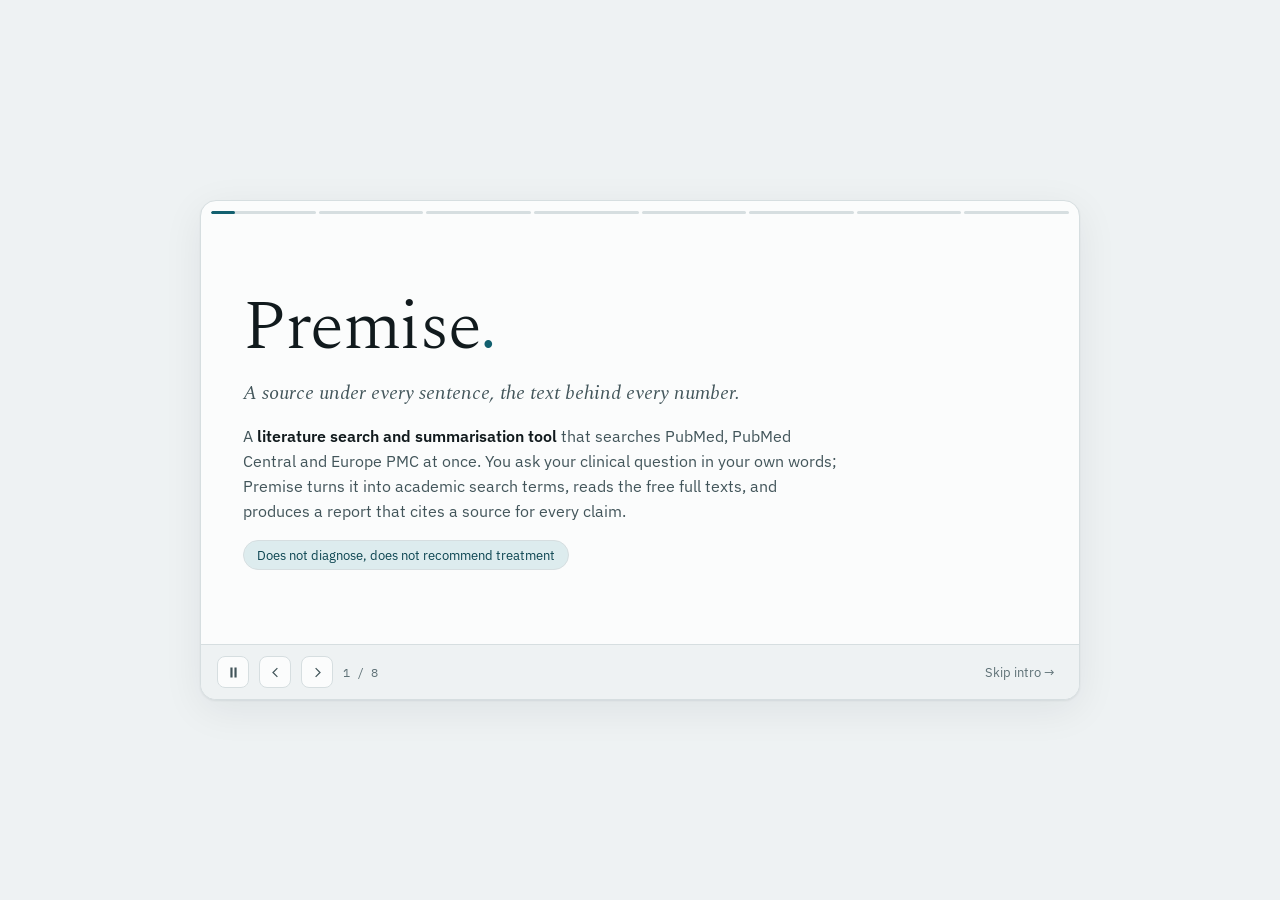
<file: web/intro.html>
<!doctype html>
<html lang="en">
<head>
<meta charset="utf-8">
<meta name="viewport" content="width=device-width, initial-scale=1">
<title>Premise | How it works</title>
<meta name="description" content="How Premise works: from a clinical question to a cited, evidence-graded summary of the published literature.">
<link rel="canonical" href="__APP_URL__/tanitim">
<meta property="og:type" content="website">
<meta property="og:site_name" content="Premise">
<meta property="og:title" content="Premise | How it works">
<meta property="og:description" content="How Premise works: from a clinical question to a cited, evidence-graded summary of the published literature.">
<meta property="og:url" content="__APP_URL__/tanitim">
<meta property="og:image" content="__APP_URL__/static/img/og-image.png">
<meta property="og:image:width" content="1200">
<meta property="og:image:height" content="630">
<meta property="og:image:alt" content="Premise: evidence-based literature assistant">
<meta name="twitter:card" content="summary_large_image">
<link rel="icon" href="/static/img/favicon.ico" sizes="any">
<link rel="icon" type="image/png" href="/static/img/logo.png" sizes="512x512">
<link rel="apple-touch-icon" href="/static/img/apple-touch-icon.png">
<link rel="stylesheet" href="https://fonts.googleapis.com/css2?family=Spectral:ital,wght@0,300;0,400;0,600;1,400&family=IBM+Plex+Sans:wght@400;500;600&family=IBM+Plex+Mono:wght@400;500&display=swap">
<style>
  :root{
    --bg:#EEF2F3; --paper:#FBFCFC; --ink:#111A1D; --ink-soft:#42555A; --ink-faint:#5E7176;
    --line:#D6DEE0; --line-soft:#E6ECED;
    --brand:#12606F; --brand-deep:#0B4450; --brand-tint:#DDECEE;
    --ok:#2B6E52; --ok-tint:#DDEDE4; --no:#9A3A2E; --no-tint:#F4E1DD;
    --shadow:0 1px 2px rgba(10,35,40,.07), 0 10px 40px rgba(10,35,40,.07);
  }
  @media (prefers-color-scheme: dark){
    :root:not([data-theme="light"]){
      --bg:#0C1113; --paper:#121A1D; --ink:#E6EDEE; --ink-soft:#A3B4B8; --ink-faint:#879A9E;
      --line:#243034; --line-soft:#1B2427;
      --brand:#5FC0D0; --brand-deep:#8FD8E4; --brand-tint:#15292E;
      --ok:#6FBF97; --ok-tint:#152620; --no:#D98878; --no-tint:#2A1815;
      --shadow:0 1px 2px rgba(0,0,0,.4), 0 12px 44px rgba(0,0,0,.45);
    }
  }
  :root[data-theme="dark"]{
    --bg:#0C1113; --paper:#121A1D; --ink:#E6EDEE; --ink-soft:#A3B4B8; --ink-faint:#879A9E;
    --line:#243034; --line-soft:#1B2427;
    --brand:#5FC0D0; --brand-deep:#8FD8E4; --brand-tint:#15292E;
    --ok:#6FBF97; --ok-tint:#152620; --no:#D98878; --no-tint:#2A1815;
    --shadow:0 1px 2px rgba(0,0,0,.4), 0 12px 44px rgba(0,0,0,.45);
  }

  *{ box-sizing:border-box; }
  body{
    margin:0; background:var(--bg); color:var(--ink);
    font-family:"IBM Plex Sans", -apple-system, sans-serif; font-size:14px;
    min-height:100vh; display:flex; align-items:center; justify-content:center; padding:20px;
  }
  img{ max-width:100%; }
  [hidden]{ display:none !important; }
  .mono{ font-family:"IBM Plex Mono", ui-monospace, monospace; font-variant-numeric:tabular-nums; }

  .frame{
    width:100%; max-width:880px; background:var(--paper); border:1px solid var(--line);
    border-radius:16px; box-shadow:var(--shadow); display:flex; flex-direction:column; overflow:hidden;
  }
  .segments{ display:flex; gap:3px; padding:10px 10px 0; }
  .seg{ flex:1; height:3px; background:var(--line); border-radius:2px; overflow:hidden; }
  .seg i{ display:block; height:100%; width:0; background:var(--brand); border-radius:2px; }
  .seg.done i{ width:100%; }

  .stage{ position:relative; min-height:430px; padding:34px 42px 30px; }
  @media (max-width:640px){ .stage{ padding:26px 22px 22px; min-height:470px; } }
  .scene{
    position:absolute; inset:34px 42px 30px;
    display:flex; flex-direction:column; justify-content:center; gap:16px;
    opacity:0; visibility:hidden;
  }
  @media (max-width:640px){ .scene{ inset:26px 22px 22px; } }
  .scene.on{ opacity:1; visibility:visible; animation:rise .5s ease both; }
  @keyframes rise{ from{ opacity:0; transform:translateY(8px);} to{ opacity:1; transform:none;} }
  @media (prefers-reduced-motion:reduce){ .scene.on{ animation:none; } }

  .eyebrow{
    font-family:"IBM Plex Mono", monospace; font-size:11px; letter-spacing:.1em;
    text-transform:uppercase; color:var(--brand); display:flex; align-items:center; gap:9px;
  }
  .eyebrow::before{ content:""; width:20px; height:1px; background:var(--brand); flex:none; }
  h2{
    font-family:"Spectral", Georgia, serif; font-weight:600; font-size:31px;
    line-height:1.2; margin:0; text-wrap:balance; color:var(--ink);
  }
  @media (max-width:640px){ h2{ font-size:25px; } }
  .lede{ color:var(--ink-soft); font-size:15.5px; line-height:1.62; max-width:60ch; margin:0; }
  .lede b{ color:var(--ink); font-weight:600; }

  .brandmark{ font-family:"Spectral", serif; font-weight:300; font-size:70px; line-height:1; letter-spacing:-.02em; }
  @media (max-width:640px){ .brandmark{ font-size:52px; } }
  .brandmark .dot{ color:var(--brand); }
  .brandline{ font-family:"Spectral", serif; font-style:italic; font-size:20px; color:var(--ink-soft); margin:0; }
  .stamp{
    display:inline-flex; align-items:center; gap:8px; align-self:flex-start;
    border:1px solid var(--line); background:var(--brand-tint); color:var(--brand-deep);
    border-radius:999px; padding:6px 13px; font-size:12.5px;
  }

  .chips{ display:flex; flex-wrap:wrap; gap:7px; }
  .chip{ border:1px solid var(--line); background:var(--bg); color:var(--ink-soft); border-radius:7px; padding:5px 11px; font-size:12.5px; }
  .chip.lit{ border-color:var(--brand); color:var(--brand-deep); background:var(--brand-tint); }

  .xform{ display:flex; flex-direction:column; gap:9px; }
  .xrow{ border:1px solid var(--line); background:var(--bg); border-radius:9px; padding:11px 14px; }
  .xlabel{ font-size:10.5px; letter-spacing:.08em; text-transform:uppercase; color:var(--ink-faint); margin-bottom:5px; }
  .xval{ font-size:13.5px; color:var(--ink); line-height:1.5; }
  .xval.code{ font-family:"IBM Plex Mono", monospace; font-size:12px; color:var(--brand-deep); }
  .xarrow{ text-align:center; color:var(--ink-faint); font-size:13px; line-height:1; }

  .tblwrap{ overflow-x:auto; border:1px solid var(--line); border-radius:10px; }
  table{ width:100%; border-collapse:collapse; font-size:13px; min-width:430px; }
  th{
    text-align:left; font-family:"IBM Plex Mono", monospace; font-weight:500; font-size:10px;
    letter-spacing:.05em; text-transform:uppercase; color:var(--ink-faint);
    background:var(--line-soft); padding:8px 13px; white-space:nowrap;
  }
  td{ padding:9px 13px; border-top:1px solid var(--line-soft); color:var(--ink-soft); white-space:nowrap; }
  td:first-child{ color:var(--ink); }
  tr.kept td{ background:var(--ok-tint); }
  tr.dropped td{ background:var(--no-tint); color:var(--no); text-decoration:line-through; text-decoration-thickness:1px; }
  tr.dropped td.tag{ text-decoration:none; }
  .tag{ font-family:"IBM Plex Mono", monospace; font-size:10.5px; }
  .tag.y{ color:var(--ok); } .tag.n{ color:var(--no); }

  .claim{ border:1px solid var(--line); background:var(--bg); padding:12px 15px; border-radius:9px; font-size:14px; line-height:1.6; color:var(--ink); }
  .cite{ font-family:"IBM Plex Mono", monospace; font-size:11.5px; color:var(--brand-deep); }
  .passage{ border:1px dashed var(--line); border-radius:9px; padding:12px 15px; font-size:13px; line-height:1.65; color:var(--ink-soft); background:var(--bg); }
  .passage mark{ background:var(--brand-tint); color:var(--brand-deep); padding:0 3px; border-radius:3px; }

  .limits{ display:flex; flex-direction:column; gap:9px; }
  .limit{ display:flex; gap:11px; align-items:flex-start; font-size:13.5px; color:var(--ink-soft); line-height:1.55; }
  .limit .x{
    flex:none; width:17px; height:17px; border-radius:50%; margin-top:2px;
    background:var(--no-tint); color:var(--no);
    display:flex; align-items:center; justify-content:center; font-size:11px;
  }

  .fmts{ display:flex; flex-wrap:wrap; gap:7px; }
  .fmt{ font-family:"IBM Plex Mono", monospace; font-size:11.5px; border:1px solid var(--line); border-radius:6px; padding:5px 10px; color:var(--ink-soft); background:var(--bg); }

  .cta{
    align-self:flex-start; margin-top:4px; background:var(--brand); color:#fff; border:none;
    font-family:"IBM Plex Sans", sans-serif; font-size:14.5px; font-weight:500;
    padding:11px 22px; border-radius:9px; cursor:pointer; text-decoration:none;
  }
  .cta:hover{ background:var(--brand-deep); }
  .cta:focus-visible{ outline:2px solid var(--ink); outline-offset:3px; }

  .bar{ border-top:1px solid var(--line); background:var(--bg); display:flex; align-items:center; gap:10px; padding:11px 16px; }
  .ibtn{
    width:32px; height:32px; border-radius:8px; flex:none; border:1px solid var(--line);
    background:var(--paper); color:var(--ink-soft);
    display:flex; align-items:center; justify-content:center; cursor:pointer;
  }
  .ibtn:hover{ color:var(--ink); border-color:var(--ink-faint); }
  .ibtn:focus-visible{ outline:2px solid var(--brand); outline-offset:2px; }
  .counter{ font-family:"IBM Plex Mono", monospace; font-size:11.5px; color:var(--ink-faint); }
  .spacer{ flex:1; }
  .skip{
    background:none; border:none; cursor:pointer; color:var(--ink-faint);
    font-family:"IBM Plex Sans", sans-serif; font-size:13px; padding:6px 8px;
    border-radius:6px; text-decoration:none;
  }
  .skip:hover{ color:var(--ink); }
</style>
</head>
<body>

<div class="frame">
  <div class="segments" id="segments"></div>
  <div class="stage">

    <section class="scene on">
      <div class="brandmark">Premise<span class="dot">.</span></div>
      <p class="brandline">A source under every sentence, the text behind every number.</p>
      <p class="lede">A <b>literature search and summarisation tool</b> that searches PubMed, PubMed Central and Europe PMC at once. You ask your clinical question in your own words; Premise turns it into academic search terms, reads the free full texts, and produces a report that cites a source for every claim.</p>
      <span class="stamp">Does not diagnose, does not recommend treatment</span>
    </section>

    <section class="scene">
      <div class="eyebrow">01 · Question</div>
      <h2>Ask in your own words,<br>we translate it to an academic query</h2>
      <div class="xform">
        <div class="xrow">
          <div class="xlabel">Your question</div>
          <div class="xval">Are DOACs safer than warfarin in elderly patients with atrial fibrillation?</div>
        </div>
        <div class="xarrow">↓</div>
        <div class="xrow">
          <div class="xlabel">PubMed query with MeSH terms</div>
          <div class="xval code">("Atrial Fibrillation"[Mesh] AND "Anticoagulants"[Mesh] AND "Aged"[Mesh])</div>
        </div>
      </div>
      <p class="lede">You choose the report language: English, Türkçe, Deutsch, Français, Español.</p>
    </section>

    <section class="scene">
      <div class="eyebrow">02 · Search</div>
      <h2>Three query variants,<br>five sources, in one pass</h2>
      <div class="chips">
        <span class="chip lit">PubMed</span>
        <span class="chip lit">PubMed Central</span>
        <span class="chip lit">Europe PMC</span>
        <span class="chip">OpenAlex · citation count</span>
        <span class="chip">Unpaywall · free PDF</span>
        <span class="chip">StatPearls</span>
        <span class="chip">Cochrane</span>
        <span class="chip">Guidelines</span>
      </div>
      <p class="lede">Duplicate copies of the same article arriving via DOI, PMID and PMCID are merged into a single record. Results are ranked by <b>recency, level of evidence, citation count and accessibility</b>. Records with no abstract are dropped.</p>
    </section>

    <section class="scene">
      <div class="eyebrow">03 · Full text</div>
      <h2>Built on the whole article,<br>not just the abstract</h2>
      <p class="lede">The <b>open-access full text</b> of the highest-quality articles is downloaded from PubMed Central, split into sections, and the synthesis is built on top of it. Where most tools only read the abstract, Premise reads the results section too.</p>
      <div class="chips">
        <span class="chip">Short Answer</span>
        <span class="chip">Evidence Summary</span>
        <span class="chip">Disputed and Missing</span>
      </div>
      <p class="lede">Every factual sentence in the report carries its source as <span class="cite">[PMID: 29127180]</span>. If a PMID appears that isn't in the result set, the report flags it as <b>unverified</b>.</p>
    </section>

    <section class="scene">
      <div class="eyebrow">04 · Verification</div>
      <h2>If a figure isn't in the source text,<br>it doesn't enter the report either</h2>
      <p class="lede">Effect size, confidence interval, sample size and p value are extracted from each article. Then each one is <b>searched for verbatim in the source text</b>. A finding that can't be found is quietly dropped.</p>
      <div class="tblwrap">
        <table>
          <thead><tr><th>Outcome</th><th>Measure</th><th>95% CI</th><th>Status</th></tr></thead>
          <tbody>
            <tr class="kept"><td>cardiovascular death</td><td class="mono">HR 0.86</td><td class="mono">0.79 – 0.93</td><td class="tag y">✓ found in text</td></tr>
            <tr class="kept"><td>heart failure hospitalisation</td><td class="mono">HR 0.71</td><td class="mono">0.67 – 0.77</td><td class="tag y">✓ found in text</td></tr>
            <tr class="dropped"><td>renal outcome</td><td class="mono">HR 0.64</td><td class="mono">0.51 – 0.80</td><td class="tag n">✕ dropped</td></tr>
          </tbody>
        </table>
      </div>
      <p class="lede">Sign errors are corrected too: <span class="mono">MD 136.03</span> and <span class="mono">MD −136.03</span> are opposite results. For ratio measures a negative confidence-interval bound is rejected, and reversed bounds are corrected.</p>
    </section>

    <section class="scene">
      <div class="eyebrow">05 · See the source</div>
      <h2>Open the paragraph<br>behind every sentence</h2>
      <div class="claim">SGLT2 inhibitors significantly reduced heart failure hospitalisations <span class="cite">[PMID: 32865377]</span>.</div>
      <div class="passage">…hospitalization for heart failure occurred in <mark>9.1%</mark> of patients in the treatment group versus <mark>12.4%</mark> in the placebo group <mark>(HR 0.71; 95% CI, 0.67 to 0.77)</mark>…</div>
      <p class="lede">Matching runs entirely in the browser, no extra model call is made. Shared numbers are weighted four times as heavily; an effect size is nearly unique. If no paragraph matches closely enough, the panel <b>says so honestly</b> instead of making up a source.</p>
    </section>

    <section class="scene">
      <div class="eyebrow">06 · Limits</div>
      <h2>What Premise doesn't do</h2>
      <p class="lede">You can't trust a tool without knowing what it can't do. Nothing here is hidden:</p>
      <div class="limits">
        <div class="limit"><span class="x">✕</span><div><b>Not clinical decision support.</b> The generated synthesis must not be used in a clinical decision without verifying it against the source articles.</div></div>
        <div class="limit"><span class="x">✕</span><div><b>Full text only where open access.</b> Reading is limited to the PubMed Central open-access collection.</div></div>
        <div class="limit"><span class="x">✕</span><div><b>Subscription content is never downloaded.</b> UpToDate and paywalled journals are not copied; only a link you can open with your own institutional access is generated.</div></div>
        <div class="limit"><span class="x">✕</span><div><b>Records without an abstract aren't considered.</b> Only articles that have an abstract are taken into account.</div></div>
      </div>
    </section>

    <section class="scene">
      <div class="eyebrow">07 · Output</div>
      <h2>Take the report<br>into the tool you already use</h2>
      <div class="fmts">
        <span class="fmt">PDF</span><span class="fmt">Word</span><span class="fmt">Markdown</span>
        <span class="fmt">RIS</span><span class="fmt">BibTeX</span><span class="fmt">CSV</span>
      </div>
      <p class="lede">The RIS file imports directly into <b>Zotero, Mendeley and EndNote</b>. The PDF output keeps the numeric findings tables and clickable PMID / DOI links.</p>
      <p class="lede">Asking the same question with the same settings again returns the stored result, <b>free and instant</b>. The result is always labelled as reused from an earlier search, with a button next to it to run the search fresh.</p>
      <a class="cta" href="/giris">Create account</a>
    </section>

  </div>

  <div class="bar">
    <button class="ibtn" id="play" aria-label="Pause or play" title="Pause / play">
      <svg id="playicon" viewBox="0 0 24 24" width="15" height="15" fill="currentColor"><path d="M7 4h3.5v16H7zM13.5 4H17v16h-3.5z"/></svg>
    </button>
    <button class="ibtn" id="prev" aria-label="Previous" title="Previous">
      <svg viewBox="0 0 24 24" width="15" height="15" fill="none" stroke="currentColor" stroke-width="2"><path d="M15 5 8 12l7 7"/></svg>
    </button>
    <button class="ibtn" id="next" aria-label="Next" title="Next">
      <svg viewBox="0 0 24 24" width="15" height="15" fill="none" stroke="currentColor" stroke-width="2"><path d="m9 5 7 7-7 7"/></svg>
    </button>
    <span class="counter" id="counter">1 / 8</span>
    <span class="spacer"></span>
    <a class="skip" href="/giris">Skip intro →</a>
  </div>
</div>

<script>
(function(){
  const scenes   = Array.from(document.querySelectorAll('.scene'));
  const segments = document.getElementById('segments');
  const counter  = document.getElementById('counter');
  const playBtn  = document.getElementById('play');
  const playIcon = document.getElementById('playicon');

  const DUR = [7000, 9000, 9500, 11000, 13000, 11000, 12000, 12000];
  const reduced = window.matchMedia('(prefers-reduced-motion: reduce)').matches;

  const ICON_PAUSE = '<path d="M7 4h3.5v16H7zM13.5 4H17v16h-3.5z"/>';
  const ICON_PLAY  = '<path d="M8 5v14l11-7z"/>';

  let i = 0, playing = !reduced, t0 = 0, raf = null, elapsed = 0;

  const bars = scenes.map(() => {
    const s = document.createElement('div');
    s.className = 'seg';
    s.appendChild(document.createElement('i'));
    segments.appendChild(s);
    return s;
  });

  function render(){
    scenes.forEach((s, n) => s.classList.toggle('on', n === i));
    bars.forEach((b, n) => {
      b.classList.toggle('done', n < i);
      if (n > i) b.firstChild.style.width = '0';
    });
    counter.textContent = (i + 1) + ' / ' + scenes.length;
  }

  function tick(ts){
    if (!t0) t0 = ts;
    const p = Math.min((elapsed + ts - t0) / DUR[i], 1);
    bars[i].firstChild.style.width = (p * 100) + '%';
    if (p >= 1){ go(i + 1); return; }
    raf = requestAnimationFrame(tick);
  }

  function start(){
    cancelAnimationFrame(raf);
    t0 = 0;
    if (playing && i < scenes.length) raf = requestAnimationFrame(tick);
  }

  function go(n){
    cancelAnimationFrame(raf);
    elapsed = 0;
    if (n >= scenes.length){
      i = scenes.length - 1;
      bars[i].firstChild.style.width = '100%';
      playing = false;
      playIcon.innerHTML = ICON_PLAY;
      render();
      return;
    }
    i = Math.max(0, n);
    render();
    start();
  }

  playBtn.addEventListener('click', () => {
    playing = !playing;
    playIcon.innerHTML = playing ? ICON_PAUSE : ICON_PLAY;
    if (playing){
      if (i === scenes.length - 1 && bars[i].firstChild.style.width === '100%') go(0);
      else start();
    } else {
      cancelAnimationFrame(raf);
      elapsed += performance.now() - (t0 || performance.now());
    }
  });
  document.getElementById('prev').addEventListener('click', () => go(i - 1));
  document.getElementById('next').addEventListener('click', () => go(i + 1));

  document.addEventListener('keydown', e => {
    if (e.key === 'ArrowRight'){ e.preventDefault(); go(i + 1); }
    if (e.key === 'ArrowLeft'){ e.preventDefault(); go(i - 1); }
    if (e.key === ' '){ e.preventDefault(); playBtn.click(); }
    if (e.key === 'Escape') location.href = '/giris';
  });

  render();
  if (playing) start(); else playIcon.innerHTML = ICON_PLAY;
})();
</script>
</body>
</html>
</file>
